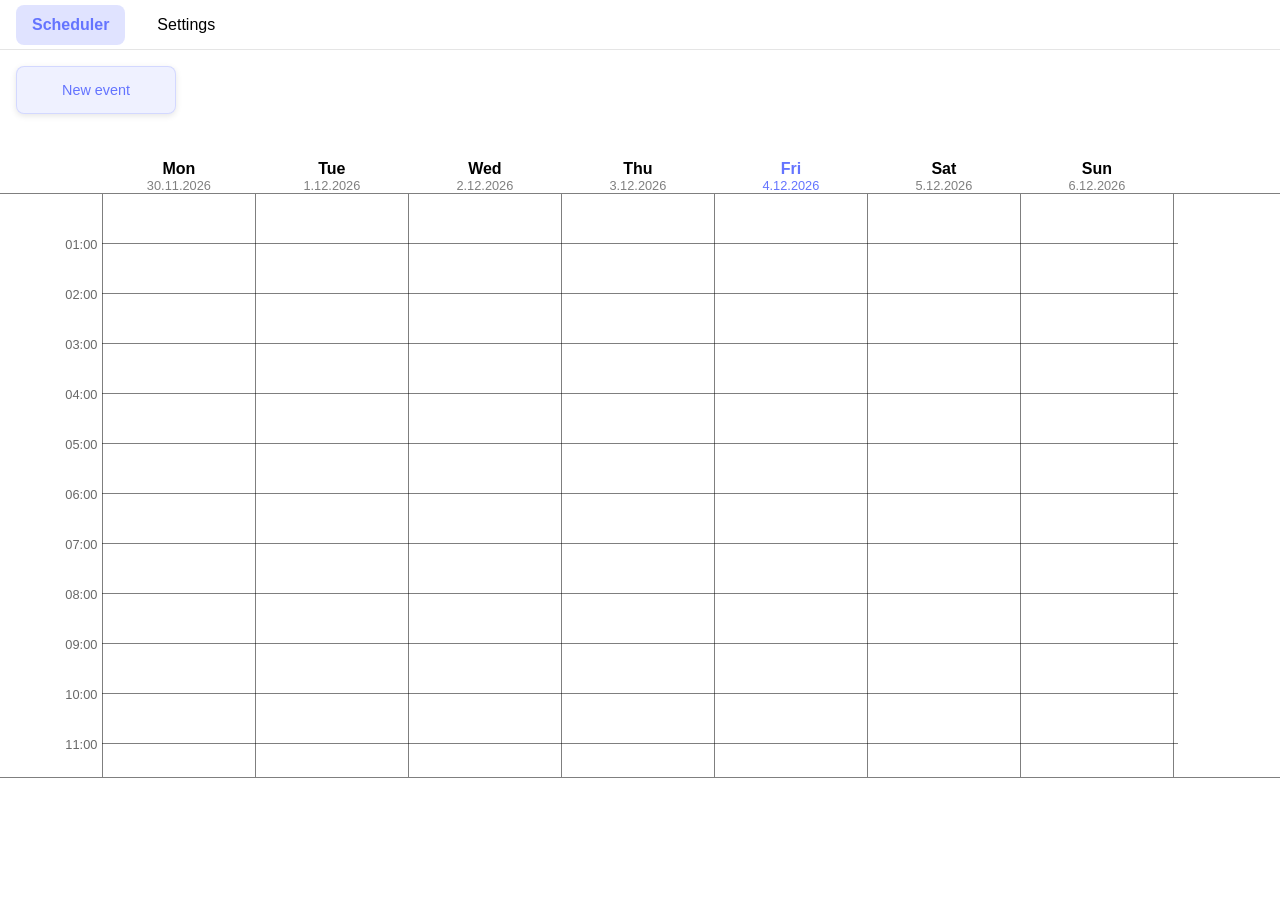
<file: index.html>
<!DOCTYPE html>
<html lang="en">
<head>
    <meta charset="UTF-8">
    <meta name="viewport" content="width=device-width, initial-scale=1.0">
    <title>Week scheduler</title>
    <link rel="stylesheet" href="./css/styles.css">
</head>
<body>
    <nav>
        <ul>
            <li><a class="active" href="./index.html">Scheduler</a></li>
            <li><a href="./html/settings.html">Settings</a></li>
        </ul>
    </nav>

    <div class="button-container">
        <button id="previous-day-button" type="button">🠘</button>
        <button id="new-event-button" type="button">New event</button>
        <button id="next-day-button" type="button">🠚</button>
    </div>

    <div class="container-grid">
        <div class="days-container">
            <div class="day">
                <span class="weekday">Mon</span>
                <span class="date"></span>
            </div>
            <div class="day">
                <span class="weekday">Tue</span>
                <span class="date"></span>
            </div>
            <div class="day">
                <span class="weekday">Wed</span>
                <span class="date"></span>
            </div>
            <div class="day">
                <span class="weekday">Thu</span>
                <span class="date"></span>
            </div>
            <div class="day">
                <span class="weekday">Fri</span>
                <span class="date"></span>
            </div>
            <div class="day">
                <span class="weekday">Sat</span>
                <span class="date"></span>
            </div>
            <div class="day">
                <span class="weekday">Sun</span>
                <span class="date"></span>
            </div>
        </div>

        <div class="schedule-wrapper">
            <div class="times-container">
                <div></div>
                <div>01:00</div>
                <div>02:00</div>
                <div>03:00</div>
                <div>04:00</div>
                <div>05:00</div>
                <div>06:00</div>
                <div>07:00</div>
                <div>08:00</div>
                <div>09:00</div>
                <div>10:00</div>
                <div>11:00</div>
                <div>12:00</div>
                <div>13:00</div>
                <div>14:00</div>
                <div>15:00</div>
                <div>16:00</div>
                <div>17:00</div>
                <div>18:00</div>
                <div>19:00</div>
                <div>20:00</div>
                <div>21:00</div>
                <div>22:00</div>
                <div>23:00</div>
            </div>
            <div id="grid" class="schedule-container"></div>
        </div>
    </div>

    <div class="popup-window" id="new-event-window">
        <form id="new-event-form">
            <div class="close-button-container">
                <h1>Add new event</h1>
                <button class="close-button" id="new-event-close-button" type="button">✕</button>
            </div>

            <input type="text" name="title" placeholder="Title" maxlength="300" autocomplete="off">
            <textarea name="desc" wrap="soft" placeholder="Description" maxlength="1000"></textarea>

            <div>
                <span>On</span>
                <select name="days">
                    <option value="1">Monday</option>
                    <option value="2">Tuesday</option>
                    <option value="3">Wednesday</option>
                    <option value="4">Thursday</option>
                    <option value="5">Friday</option>
                    <option value="6">Saturday</option>
                    <option value="7">Sunday</option>
                </select>
            </div>

            <div>
                <span>Starting at</span>
                <input type="text" name="start" placeholder="hh:mm" autocomplete="off">
            </div>

            <div>
                <span>Until</span>
                <input type="text" name="end" placeholder="hh:mm" autocomplete="off">
            </div>
            
            <button id="create-new-event-button" type="submit">Add event</button>
        </form>
    </div>

    <div class="popup-window" id="event-info-window">
        <div class="close-button-container">
            <h1 id="event-info-title"></h1>
            <button class="close-button" id="event-info-close-button" type="button">✕</button>
        </div>

        <div class="event-info">
            <span id="event-info-time"></span>
            <p id="event-info-description"></p>
            <button class="caution-button" id="event-info-delete-button">Delete event</button>
        </div>
    </div>

    <script type="module" src="./js/functions.js"></script>
</body>
</html>
</file>
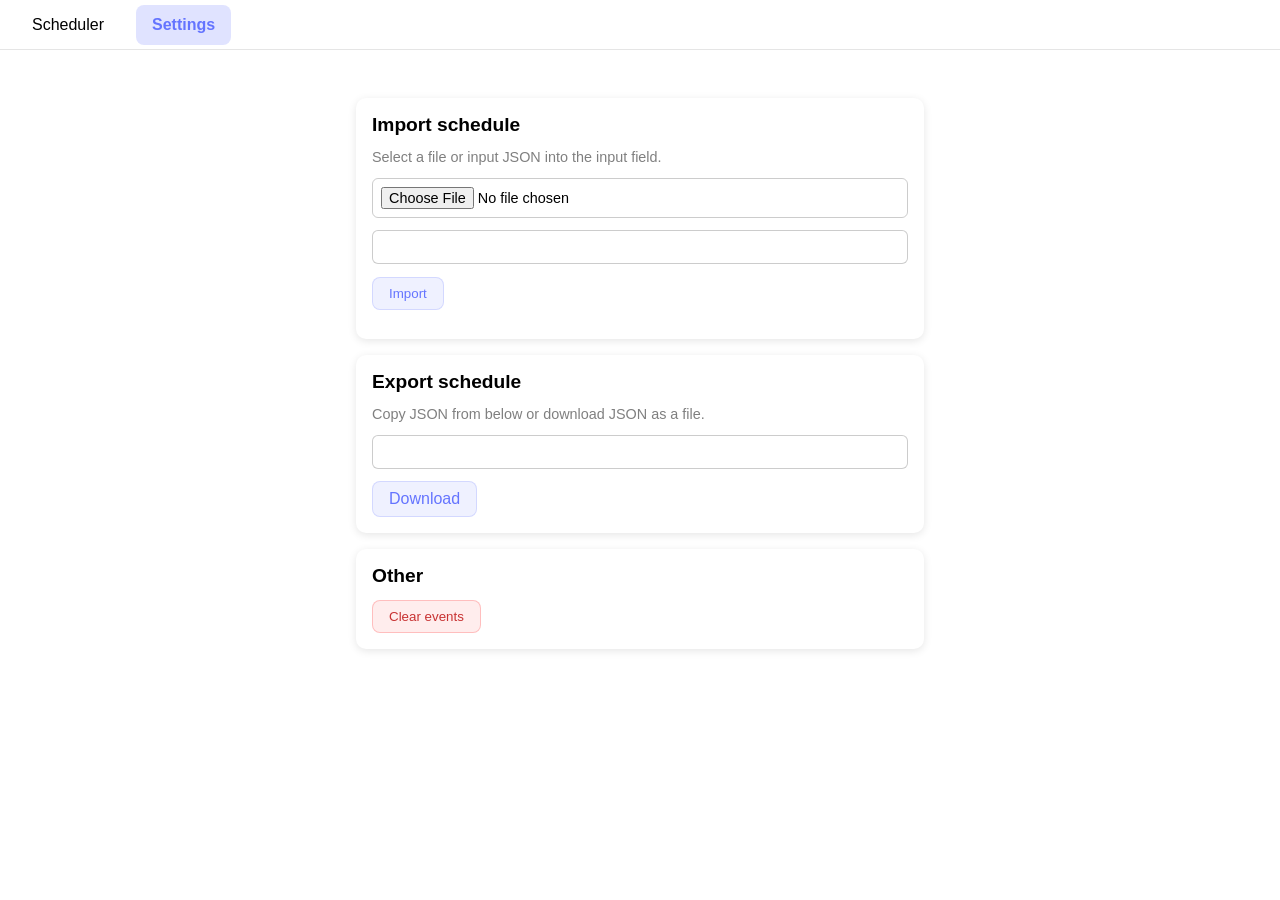
<file: html/settings.html>
<!DOCTYPE html>
<html lang="en">
<head>
    <meta charset="UTF-8">
    <meta name="viewport" content="width=device-width, initial-scale=1.0">
    <title>Week scheduler</title>
    <link rel="stylesheet" href="/css/styles.css">
</head>
<body>
    <nav>
        <ul>
            <li><a href="/index.html">Scheduler</a></li>
            <li><a class="active" href="/html/settings.html">Settings</a></li>
        </ul>
    </nav>

    <div class="settings-container">
        <div class="import-container">
            <h1>Import schedule</h1>
            <span class="instructions">Select a file or input JSON into the input field.</span>
            <input type="file" id="json-file-import" accept=".json">
            <input type="text" id="json-text-import">
            <button id="json-import-button">Import</button>
            <div id="json-import-result"></div>
        </div>

        <div class="export-container">
            <h1>Export schedule</h1>
            <span class="instructions">Copy JSON from below or download JSON as a file.</span>
            <input type="text" id="json-text-export" readonly></input>
            <a id="json-file-export" download="schedule.json">Download</a>
        </div>

        <div class="other-container">
            <h1>Other</h1>
            <button class="caution-button" id="clear-events-button">Clear events</button>
        </div>
    </div>
    

    <script type="module" src="/js/settings.js"></script>
</body>
</html>
</file>
<file: css/styles.css>
:root {
    --schedule-column-count: 7;
    --schedule-row-count: 24;
    --schedule-cell-width: 220px;
    --schedule-cell-height: 50px;
    --schedule-times-width: clamp(3rem, 8vw, 20rem);

    --main-color: rgb(100, 116, 255);
    --line-color: rgba(0, 0, 0, 0.5);
}

* {
    box-sizing: border-box;
}

html {
    font-family: 'Segoe UI', Tahoma, Geneva, Verdana, sans-serif;
    height: 100%;
}

body {
    margin: 0;
    padding: 0;
}

nav {
    height: 50px;
    border-bottom: 1px solid rgba(0, 0, 0, 0.1);

    display: flex;
    align-items: center;
}

nav ul {
    width: 100%;
    padding: 0 1rem;

    display: flex;
    gap: 1rem;
}

nav li {
    display: flex;
}

nav a {
    display: flex;
    align-items: center;
    justify-content: center;

    height: 2.5rem;
    padding: 0 1rem;

    text-decoration: none;

    color: black;

    border-radius: 8px;

    transition: all 0.15s ease;
}

nav a:hover {
    background: rgb(from var(--main-color) r g b / 0.1);
    color: var(--main-color);;
}

nav a.active {
    background: rgb(from var(--main-color) r g b / 0.2);
    color: var(--main-color);;
    font-weight: 600;
}

.container-grid {
    display: grid;
    grid-template-columns: calc(var(--schedule-times-width)) 1fr;
    grid-template-rows: 7vh 1fr;
}

.button-container {
    display: flex;
}

.button-container > button {
    display: none;
    align-items: center;
    justify-content: center;
    
    margin: 1rem;

    color: var(--main-color);;
    box-shadow: 0 2px 6px rgba(0, 0, 0, 0.1);
    border: 1px solid rgb(from var(--main-color) r g b / 0.2);

    cursor: pointer;
    transition: all 0.15s ease;
}

#previous-day-button, #next-day-button {
    width: 3rem;
    height: 3rem;

    font-size: 1.2rem;

    background: white;
    
    border-radius: 50%;
}

#new-event-button {
    display: flex;

    width: 10rem;
    height: 3rem;

    font-size: 0.9rem;

    background: rgb(from var(--main-color) r g b / 0.1);
    
    border-radius: 8px;
}

#previous-day-button:hover, #next-day-button:hover, #new-event-button:hover {
    background: rgb(from var(--main-color) r g b / 0.2);
    transform: translateY(-1px);
    border-color: rgb(from var(--main-color) r g b / 0.4);
    box-shadow: 0 4px 10px rgba(0, 0, 0, 0.2);
}

#previous-day-button:active, #next-day-button:active, #new-event-button:active {
    transform: translateY(0px);
    box-shadow: 0 2px 4px rgba(0, 0, 0, 0.1);
}

.days-container {
    width: calc(var(--schedule-column-count) * var(--schedule-cell-width));
    grid-column: 2;

    display: grid;
    grid-template-columns: repeat(var(--schedule-column-count), var(--schedule-cell-width));
}

.day {
    display: flex;
    flex-direction: column;
    align-items: center;
    justify-content: flex-end;
}

.day > .date {
    font-size: 0.8rem;
    color: rgba(0, 0, 0, 0.5);
}

.day > .weekday {
    font-size: 1rem;
    font-weight: 600;
}

.day.today > .date, .day.today > .weekday {
    color: var(--main-color);;
}

.schedule-wrapper {
    height: 65vh;
    width: 100vw;
    padding-right: var(--schedule-times-width);

    display: grid;
    grid-template-columns: var(--schedule-times-width) 1fr;
    
    overflow-y: scroll;
    overflow-x: hidden;

    border-top: 1px solid var(--line-color);
    border-bottom: 1px solid var(--line-color);
}

.schedule-container {
    display: grid;
    grid-template-columns: repeat(var(--schedule-column-count), 1fr);
    grid-template-rows: repeat(var(--schedule-row-count), var(--schedule-cell-height));

    background-position: 0px -1px;
    background-size: var(--schedule-cell-width) var(--schedule-cell-height);
    background-image: 
        linear-gradient(to right, var(--line-color) 1px, transparent 1px), 
        linear-gradient(to bottom, var(--line-color) 1px, transparent 1px);
}

.event-container {
    display: flex;
    flex-direction: column;

    position: relative;

    background-color: var(--main-color);
    box-shadow: 0 2px 6px rgba(0, 0, 0, 0.2);
    
    border-radius: 10px;
    padding: 0.2rem 0.4rem;
    margin-right: 0.5rem;

    overflow: hidden;
    cursor: pointer;

    white-space: nowrap;
}

.event-container > span {
    font-size: 0.8rem;
    opacity: 80%;
    color: white;
}

.event-container > span:first-child {
    font-size: 1rem;
    opacity: 100%;
}

.event-container > span:last-child {
    white-space: wrap;
}

.times-container {
    display: grid;
    grid-template-rows: repeat(var(--schedule-row-count), var(--schedule-cell-height));
}

.times-container > div {
    display: flex;
    justify-content: flex-end;
    margin-right: 5px;

    font-size: 0.8rem;
    color: rgba(0, 0, 0, 0.6);

    transform: translateY(calc(var(--schedule-cell-height) * -0.14));
}

.popup-window {
    width: min(28rem, 90vw);
    padding: 1.5rem;
    
    position: absolute;
    left: 50%;
    top: 50%;
    transform: translate(-50%, -50%);
    
    background-color: white;
    box-shadow: 0 10px 30px rgba(0, 0, 0, 0.2);
    border-radius: 12px;

    visibility: hidden;
}

#new-event-form {
    display:flex;
    flex-direction: column;
    gap: 1vh;
}

.close-button-container {
    display: flex;
    justify-content: space-between;
    align-items: center;
}

.close-button-container > h1 {
    font-size: 1.3rem;
    margin: 0;

    word-break: break-all;
}

.close-button {
    width: 2rem;
    height: 2rem;

    border: none;
    background: transparent;

    font-size: 1.5rem;
    cursor: pointer;

    border-radius: 6px;

    transition: background 0.15s ease;
}

.close-button:hover {
    background: rgba(0, 0, 0, 0.1);
}

#new-event-form input, #new-event-form textarea, #new-event-form select {
    padding: 0.5rem 0.7rem;

    border: 1px solid rgba(0, 0, 0, 0.2);
    border-radius: 6px;

    font-size: 0.9rem;
    font-family: 'Segoe UI', Tahoma, Geneva, Verdana, sans-serif;

    resize: none;
}

#new-event-form input:focus, #new-event-form textarea:focus, #new-event-form select:focus {
    outline: none;
    border-color: var(--main-color);
    box-shadow: 0 0 0 2px rgb(from var(--main-color) r g b / 0.2);
}

#create-new-event-button {
    margin-top: 0.5rem;
    height: 2.5rem;

    border: none;
    border-radius: 8px;

    background: var(--main-color);
    color: white;

    cursor: pointer;

    transition: background 0.15s ease;    
}

#create-new-event-button:hover {
    background: rgb(85, 100, 240);
}

.event-info {
    display: flex;
    flex-direction: column;

    gap: 1rem;
}

.event-info > span {
    font-size: 0.9rem;
    color: rgba(0, 0, 0, 0.5);
}

.event-info p {
    font-size: 0.9rem;
    margin: 0;
    
    word-break: break-all;
}

.settings-container {
    max-width: 600px;
    display: flex;
    flex-direction: column;

    margin: 2rem auto;
    padding: 1rem;
    gap: 1rem;
}

.import-container, .export-container, .other-container {
    display: flex;
    flex-direction: column;
    
    background: white;
    border-radius: 10px;
    box-shadow: 0 2px 8px rgba(0, 0, 0, 0.1);

    padding: 1rem;
    gap: 0.8rem;
}

.settings-container h1 {
    margin: 0;
    font-size: 1.2rem;
}

.instructions {
    font-size: 0.9rem;
    color: rgba(0, 0, 0, 0.5);
}

#json-file-import, #json-text-import, #json-text-export {
    width: 100%;
    padding: 0.5rem;

    border: 1px solid rgba(0, 0, 0, 0.2);
    border-radius: 6px;

    font-size: 0.9rem;
}

#json-import-button, #json-file-export, .caution-button {
    align-self: flex-start;

    padding: 0.5rem 1rem;

    background: rgb(from var(--main-color) r g b / 0.1);
    color: var(--main-color);
    border: 1px solid rgb(from var(--main-color) r g b / 0.2);
    border-radius: 8px;

    text-decoration: none;
    cursor: pointer;
    transition: all 0.15s ease;
}

#json-import-button:hover, #json-file-export:hover {
    background: rgb(from var(--main-color) r g b / 0.2);
    border-color: rgb(from var(--main-color) r g b / 0.4);
}

.caution-button {
    background: rgba(255, 80, 80, 0.1);
    color: rgb(200, 50, 50);
    border: 1px solid rgba(255, 80, 80, 0.3);
    transition: none;
}

.caution-button:hover {
    background: rgba(255, 80, 80, 0.2);
    border-color: rgba(255, 80, 80, 0.4);
}

#json-import-result {
    font-size: 0.9rem;
    color: rgba(0, 0, 0, 0.6);
}

/* These two are kind of stupid but no time to fix :( */
@media only screen and (max-height: 580px) {
    .container-grid {
        row-gap: 5vh;
    }
}

@media only screen and (max-height: 600px) {
    .schedule-wrapper {
        height: 50vh;
    }
}

@media only screen and (max-width: 480px) {
    :root {
        --schedule-column-count: 1;
    }

    nav ul {
        gap: 0;
        padding: 0;
        height: 100%;
    }

    nav li {
        flex: 1;
    }

    nav a {
        width: 100%;
        height: 100%;
        border-radius: 0;
    }

    .button-container > button {
        display: flex;
    }

    #new-event-button {
        flex: 1;
    }
    
    .days-container {
        width: calc(7 * var(--schedule-cell-width));
        grid-template-columns: 1fr;
    }

    .schedule-container {
        background-size: 100% var(--schedule-cell-height);
        border-right: 1px solid rgba(0, 0, 0, 0.5);
    }
}
</file>
